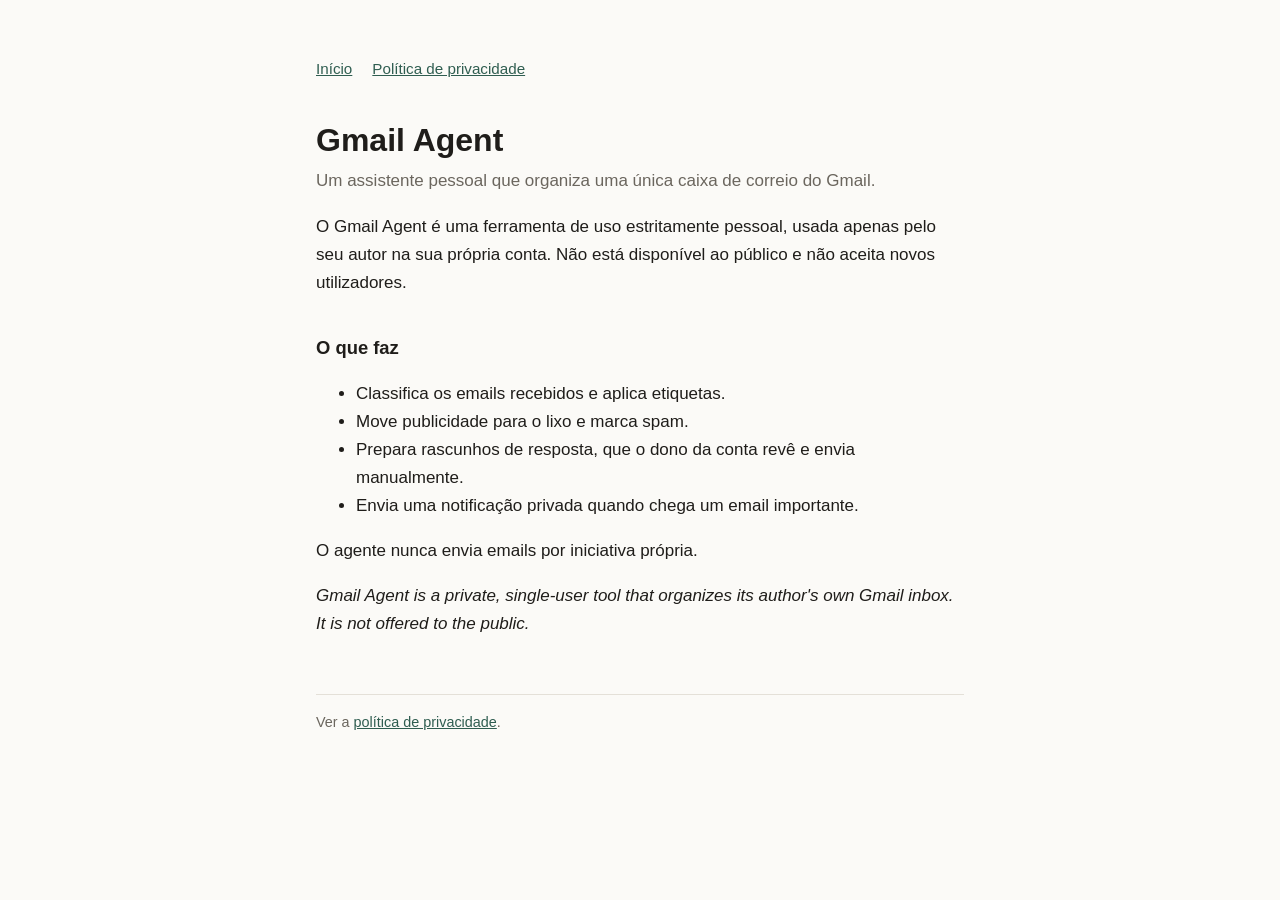
<file: index.html>
<!doctype html>
<html lang="pt-PT">
<head>
  <meta charset="utf-8">
  <meta name="viewport" content="width=device-width, initial-scale=1">
  <title>Gmail Agent</title>
  <link rel="stylesheet" href="style.css">
</head>
<body>
<main>
  <nav><a href="./">Início</a><a href="privacidade.html">Política de privacidade</a></nav>

  <h1>Gmail Agent</h1>
  <p class="lede">Um assistente pessoal que organiza uma única caixa de correio do Gmail.</p>

  <p>O Gmail Agent é uma ferramenta de uso estritamente pessoal, usada apenas pelo seu autor na sua própria conta. Não está disponível ao público e não aceita novos utilizadores.</p>

  <h2>O que faz</h2>
  <ul>
    <li>Classifica os emails recebidos e aplica etiquetas.</li>
    <li>Move publicidade para o lixo e marca spam.</li>
    <li>Prepara rascunhos de resposta, que o dono da conta revê e envia manualmente.</li>
    <li>Envia uma notificação privada quando chega um email importante.</li>
  </ul>
  <p>O agente nunca envia emails por iniciativa própria.</p>

  <p lang="en"><em>Gmail Agent is a private, single-user tool that organizes its author's own Gmail inbox. It is not offered to the public.</em></p>

  <footer>Ver a <a href="privacidade.html">política de privacidade</a>.</footer>
</main>
</body>
</html>
</file>
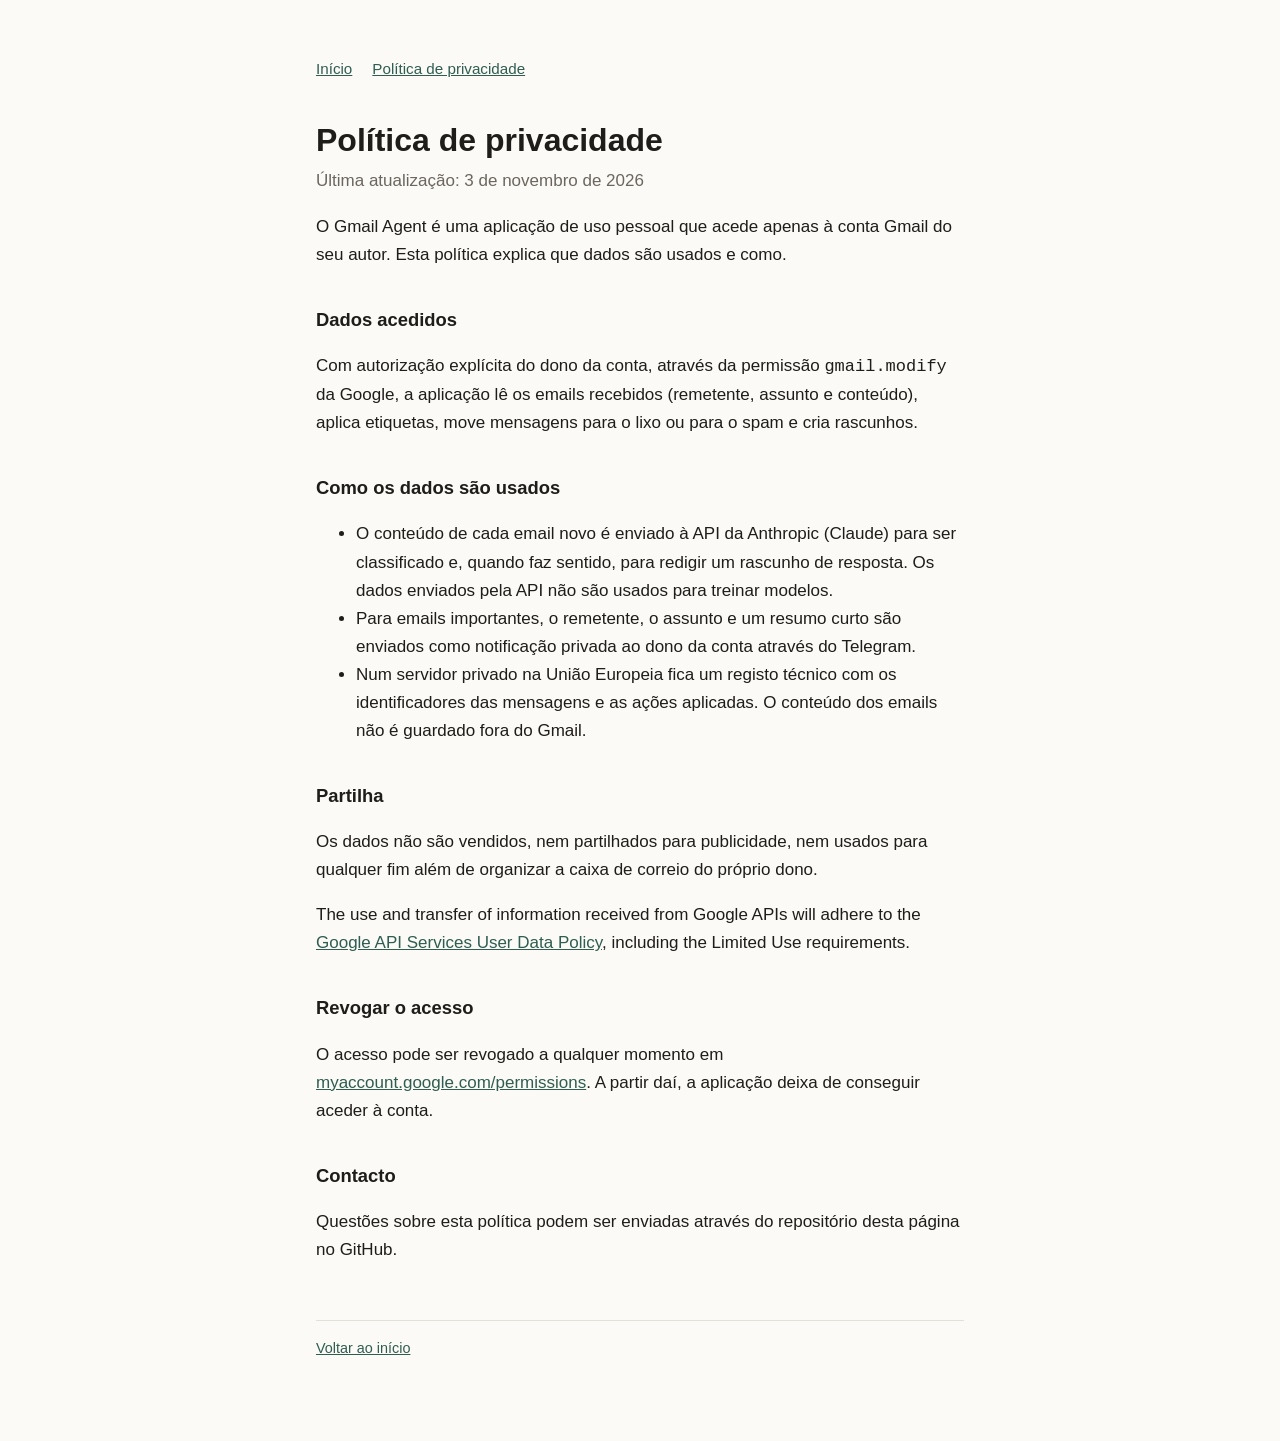
<file: privacidade.html>
<!doctype html>
<html lang="pt-PT">
<head>
  <meta charset="utf-8">
  <meta name="viewport" content="width=device-width, initial-scale=1">
  <title>Privacidade · Gmail Agent</title>
  <link rel="stylesheet" href="style.css">
</head>
<body>
<main>
  <nav><a href="./">Início</a><a href="privacidade.html">Política de privacidade</a></nav>

  <h1>Política de privacidade</h1>
  <p class="lede">Última atualização: 3 de novembro de 2026</p>

  <p>O Gmail Agent é uma aplicação de uso pessoal que acede apenas à conta Gmail do seu autor. Esta política explica que dados são usados e como.</p>

  <h2>Dados acedidos</h2>
  <p>Com autorização explícita do dono da conta, através da permissão <code>gmail.modify</code> da Google, a aplicação lê os emails recebidos (remetente, assunto e conteúdo), aplica etiquetas, move mensagens para o lixo ou para o spam e cria rascunhos.</p>

  <h2>Como os dados são usados</h2>
  <ul>
    <li>O conteúdo de cada email novo é enviado à API da Anthropic (Claude) para ser classificado e, quando faz sentido, para redigir um rascunho de resposta. Os dados enviados pela API não são usados para treinar modelos.</li>
    <li>Para emails importantes, o remetente, o assunto e um resumo curto são enviados como notificação privada ao dono da conta através do Telegram.</li>
    <li>Num servidor privado na União Europeia fica um registo técnico com os identificadores das mensagens e as ações aplicadas. O conteúdo dos emails não é guardado fora do Gmail.</li>
  </ul>

  <h2>Partilha</h2>
  <p>Os dados não são vendidos, nem partilhados para publicidade, nem usados para qualquer fim além de organizar a caixa de correio do próprio dono.</p>
  <p>The use and transfer of information received from Google APIs will adhere to the <a href="https://developers.google.com/terms/api-services-user-data-policy">Google API Services User Data Policy</a>, including the Limited Use requirements.</p>

  <h2>Revogar o acesso</h2>
  <p>O acesso pode ser revogado a qualquer momento em <a href="https://myaccount.google.com/permissions">myaccount.google.com/permissions</a>. A partir daí, a aplicação deixa de conseguir aceder à conta.</p>

  <h2>Contacto</h2>
  <p>Questões sobre esta política podem ser enviadas através do repositório desta página no GitHub.</p>

  <footer><a href="./">Voltar ao início</a></footer>
</main>
</body>
</html>
</file>
<file: style.css>
:root {
  --bg: #fbfaf7;
  --fg: #1f1d1a;
  --muted: #6b665e;
  --accent: #2f5d50;
  --rule: #e4e0d8;
}
@media (prefers-color-scheme: dark) {
  :root {
    --bg: #161514;
    --fg: #ece8e1;
    --muted: #a39d93;
    --accent: #8cc7b4;
    --rule: #2e2c29;
  }
}
* { box-sizing: border-box; }
body {
  margin: 0;
  background: var(--bg);
  color: var(--fg);
  font: 17px/1.65 -apple-system, BlinkMacSystemFont, "Segoe UI", Roboto, sans-serif;
}
main { max-width: 680px; margin: 0 auto; padding: 56px 16px 80px; }
h1 { font-size: 2rem; line-height: 1.2; margin: 0 0 8px; }
h2 { font-size: 1.15rem; margin: 36px 0 8px; }
p, li { color: var(--fg); }
.lede { color: var(--muted); margin-top: 0; }
a { color: var(--accent); }
nav { display: flex; gap: 20px; margin-bottom: 40px; font-size: 0.95rem; }
footer { margin-top: 56px; padding-top: 16px; border-top: 1px solid var(--rule); color: var(--muted); font-size: 0.9rem; }
</file>
